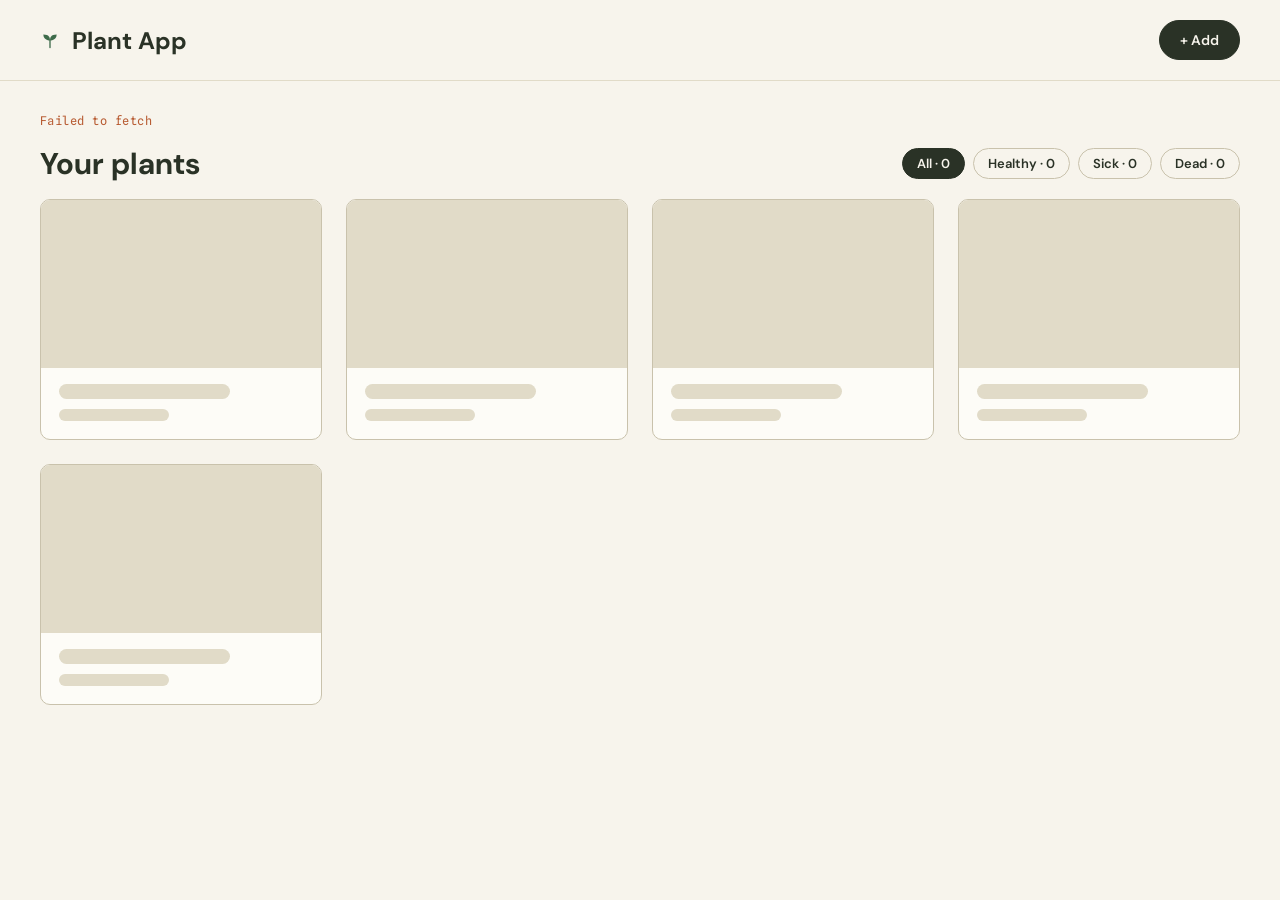
<file: frontend/index.html>
<!DOCTYPE HTML>
<html lang="en" dir="ltr">
  <head>
    <meta charset="utf-8">
    <meta name="viewport" content="width=device-width, initial-scale=1">
    <title>Plant App</title>
    <link type="text/css" rel="stylesheet" href="./style/style.css">
  </head>
  <body>
    <header>
      <div class="header-inner">
        <h1>Plant App</h1>
        <a class="btn btn-dark" href="pages/add-plant.html">+ Add</a>
      </div>
    </header>

    <main>
      <p data-status-message aria-live="polite"></p>
      <div class="plant-list-header">
        <h2>Your plants</h2>
        <div class="status-filters" data-status-filters>
          <button type="button" class="status-filter active" data-filter="all">All · <span data-count>0</span></button>
          <button type="button" class="status-filter" data-filter="healthy">Healthy · <span data-count>0</span></button>
          <button type="button" class="status-filter" data-filter="sick">Sick · <span data-count>0</span></button>
          <button type="button" class="status-filter" data-filter="dead">Dead · <span data-count>0</span></button>
        </div>
      </div>
      <div class="plant-grid" data-plant-list></div>
    </main>

    <script type="module" src="./javascript/pages/plant-list/page.js"></script>
  </body>
</html>
</file>
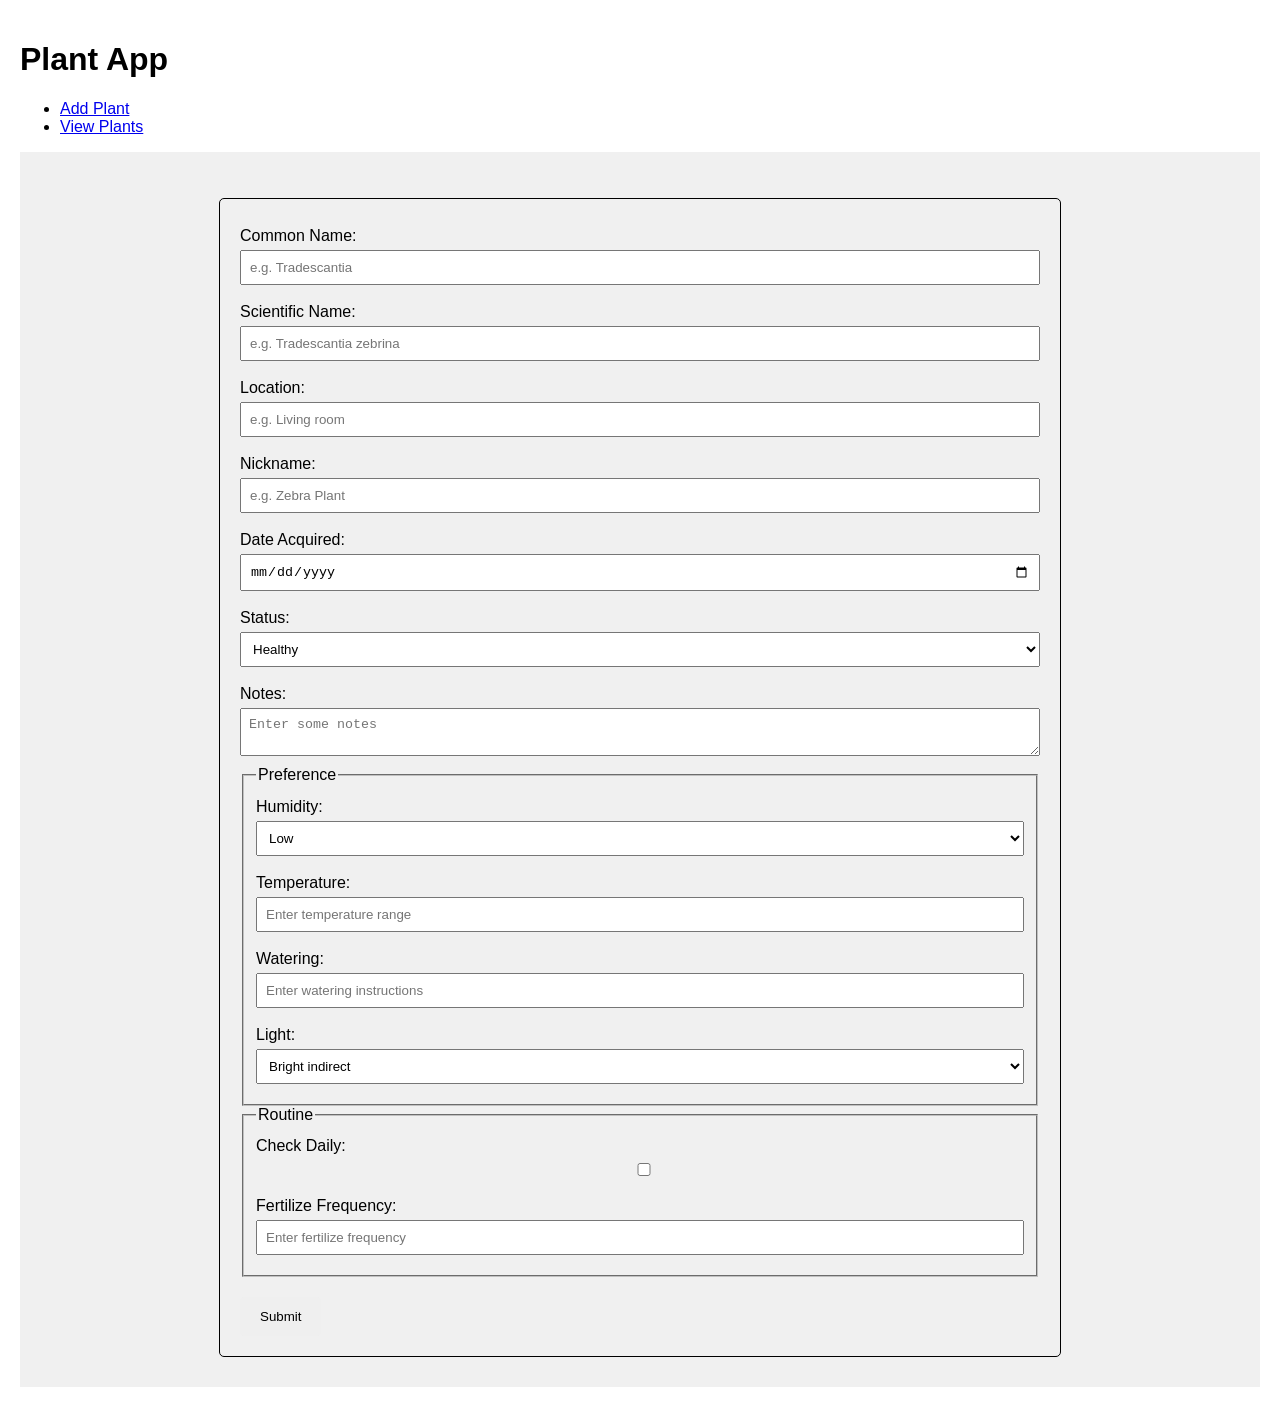
<file: src/index.html>
<!DOCTYPE HTML>
<html lang="en" dir="ltr">
  <head>
    <meta charset="utf-8">
    <title>Plant App</title>
    <link type="text/css" rel="stylesheet" href="./style/style.css">
  </head>

  <body>
    <header>
        <h1>Plant App</h1>
        <nav>
          <ul>
            <li><a href="index.html">Add Plant</a></li>
            <li><a href="plants.html">View Plants</a></li>
          </ul>
        </nav>
    </header>

    <main class="plant-section">
      <section class="plant-form">
        <p data-status-message aria-live="polite"></p>

        <form class="data-plant-form" data-plant-form>
          <div class="form-input">
            <label for="common_name">Common Name:</label>
            <input type="text" id="common_name" name="common_name" placeholder="e.g. Tradescantia">
          </div>

          <div class="form-input">
            <label for="scientific_name">Scientific Name:</label>
            <input type="text" id="scientific_name" name="scientific_name" placeholder="e.g. Tradescantia zebrina">
          </div>

          <div class="form-input">
            <label for="location">Location:</label>
            <input type="text" id="location" name="location" placeholder="e.g. Living room">
          </div>

          <div class="form-input">
            <label for="nick_name">Nickname:</label>
            <input type="text" id="nick_name" name="nick_name" placeholder="e.g. Zebra Plant">
          </div>

          <div class="form-input">
            <label for="date_acquired">Date Acquired:</label>
            <input type="date" id="date_acquired" name="date_acquired">
          </div>

          <div class="form-input">
            <label for="status">Status:</label>
            <select id="status" name="status">
              <option value="healthy">Healthy</option>
              <option value="sick">Sick</option>
              <option value="dead">Dead</option>
            </select>
          </div>

          <div class="form-input">
            <label for="notes">Notes:</label>
            <textarea id="notes" name="notes" placeholder="Enter some notes"></textarea>
          </div>

          <fieldset>
            <legend>Preference</legend>
            <div class="form-input">
              <label for="humidity">Humidity:</label>
              <select id="humidity" name="humidity">
                <option value="low">Low</option>
                <option value="medium">Medium</option>
                <option value="high">High</option>
              </select>
            </div>

            <div class="form-input">
              <label for="temperature">Temperature:</label>
              <input type="text" id="temperature" name="temperature" placeholder="Enter temperature range">
            </div>

            <div class="form-input">
              <label for="watering">Watering:</label>
              <input type="text" id="watering" name="watering" placeholder="Enter watering instructions">
            </div>

            <div class="form-input">
              <label for="light">Light:</label>
              <select id="light" name="light">
                <option value="brightIndirect">Bright indirect</option>
                <option value="direct">Direct</option>
                <option value="lowLight">Low light</option>
              </select>
            </div>
          </fieldset>

          <fieldset>
            <legend>Routine</legend>
            <div class="form-input">
              <label for="checkDaily">Check Daily:</label>
              <input type="checkbox" id="checkDaily" name="checkDaily">
            </div>
            <div class="form-input">
              <label for="fertilizeFrequency">Fertilize Frequency:</label>
              <input type="text" id="fertilizeFrequency" name="fertilizeFrequency" placeholder="Enter fertilize frequency">
            </div>
          </fieldset>
          <button type="submit">Submit</button>
        </form>

      </section>

    </main> 

    <script type="module" src="./javascript/index.js"></script>
  </body>

</html>
</file>
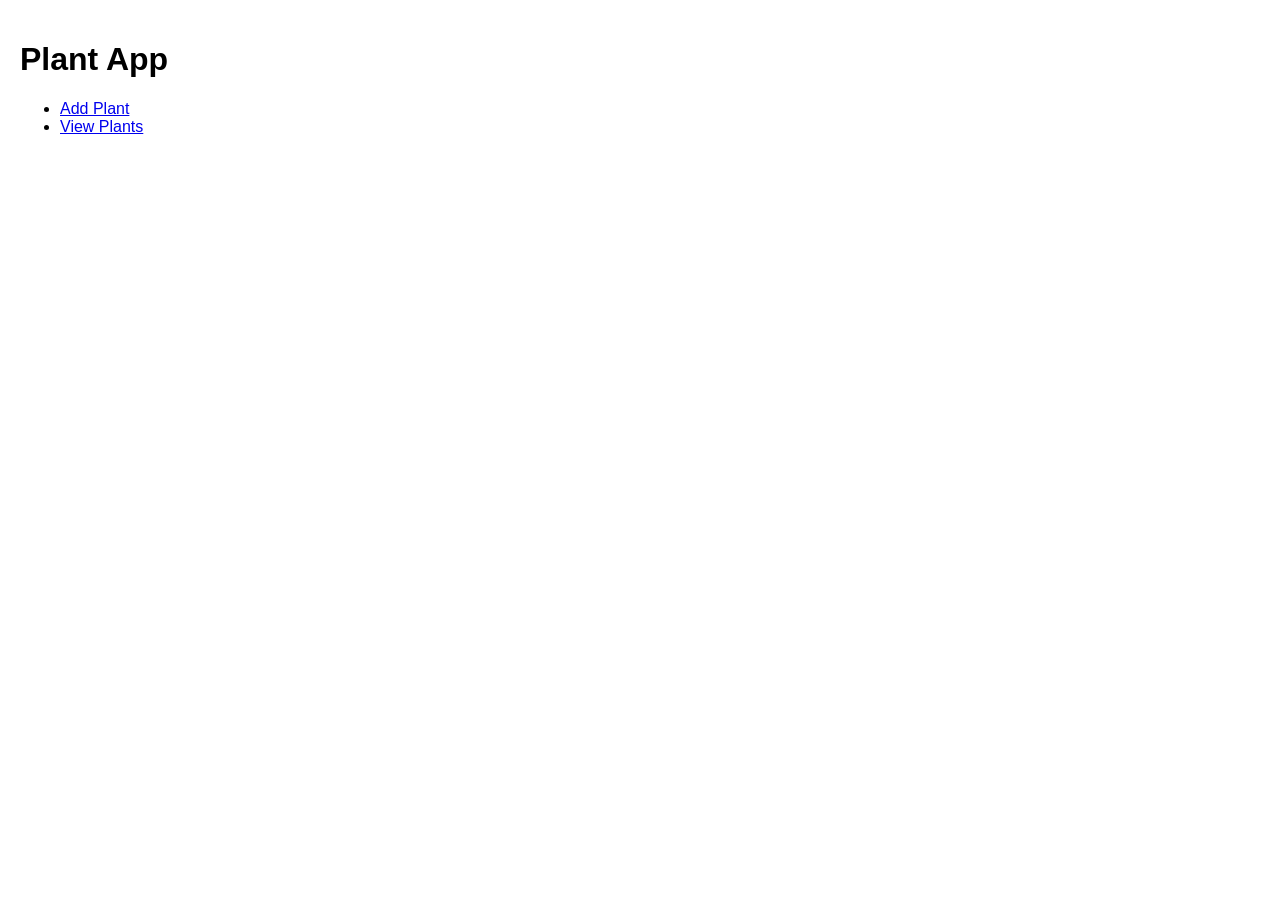
<file: src/plant.html>
<!DOCTYPE HTML>
<html lang="en" dir="ltr">
  <head>
    <meta charset="utf-8">
    <title>Plant App</title>
    <link type="text/css" rel="stylesheet" href="./style/style.css">
  </head>
  <body>
    <header>
      <h1>Plant App</h1>
      <nav>
        <ul>
          <li><a href="index.html">Add Plant</a></li>
          <li><a href="plants.html">View Plants</a></li>
        </ul>
      </nav>
    </header>

    <main>
      <section class="data-plant-details">

      </section>
    </main>
    <script type="module" src="./javascript/plant.js"></script>
  </body>
</html>
</file>
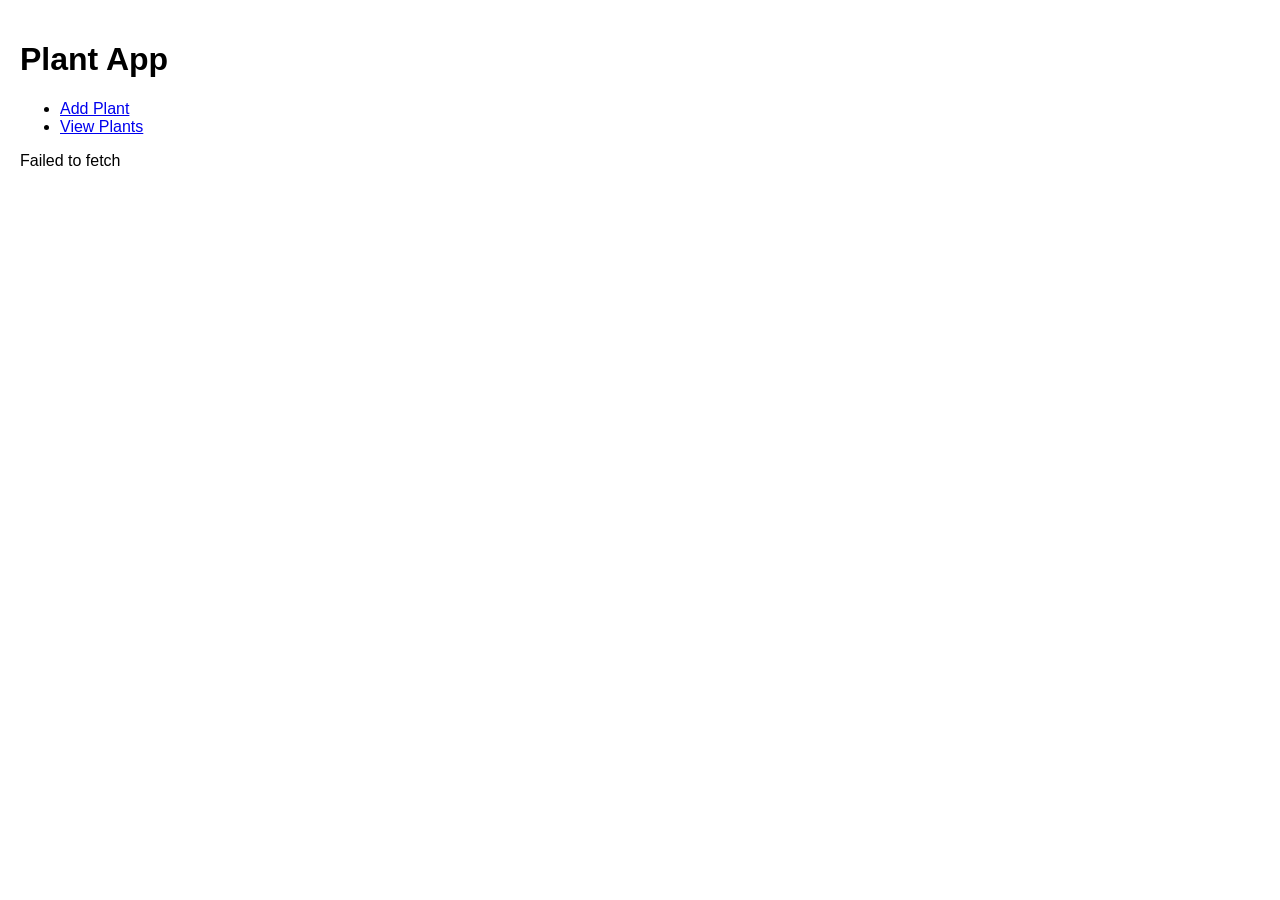
<file: src/plants.html>
<!DOCTYPE HTML>
<html lang="en" dir="ltr">
  <head>
    <meta charset="utf-8">
    <title>Plant App</title>
    <link type="text/css" rel="stylesheet" href="./style/style.css">
  </head>
  <body>
    <header>
      <h1>Plant App</h1>
      <nav>
        <ul>
          <li><a href="index.html">Add Plant</a></li>
          <li><a href="plants.html">View Plants</a></li>
        </ul>
      </nav>
    </header>

    <main>
      <section class="plant-list">
        <p data-status-message aria-live="polite"></p>
        <div data-plant-list></div>
      </section>
    </main>

    <script type="module" src="./javascript/plants.js"></script>
  </body>
</html>
</file>
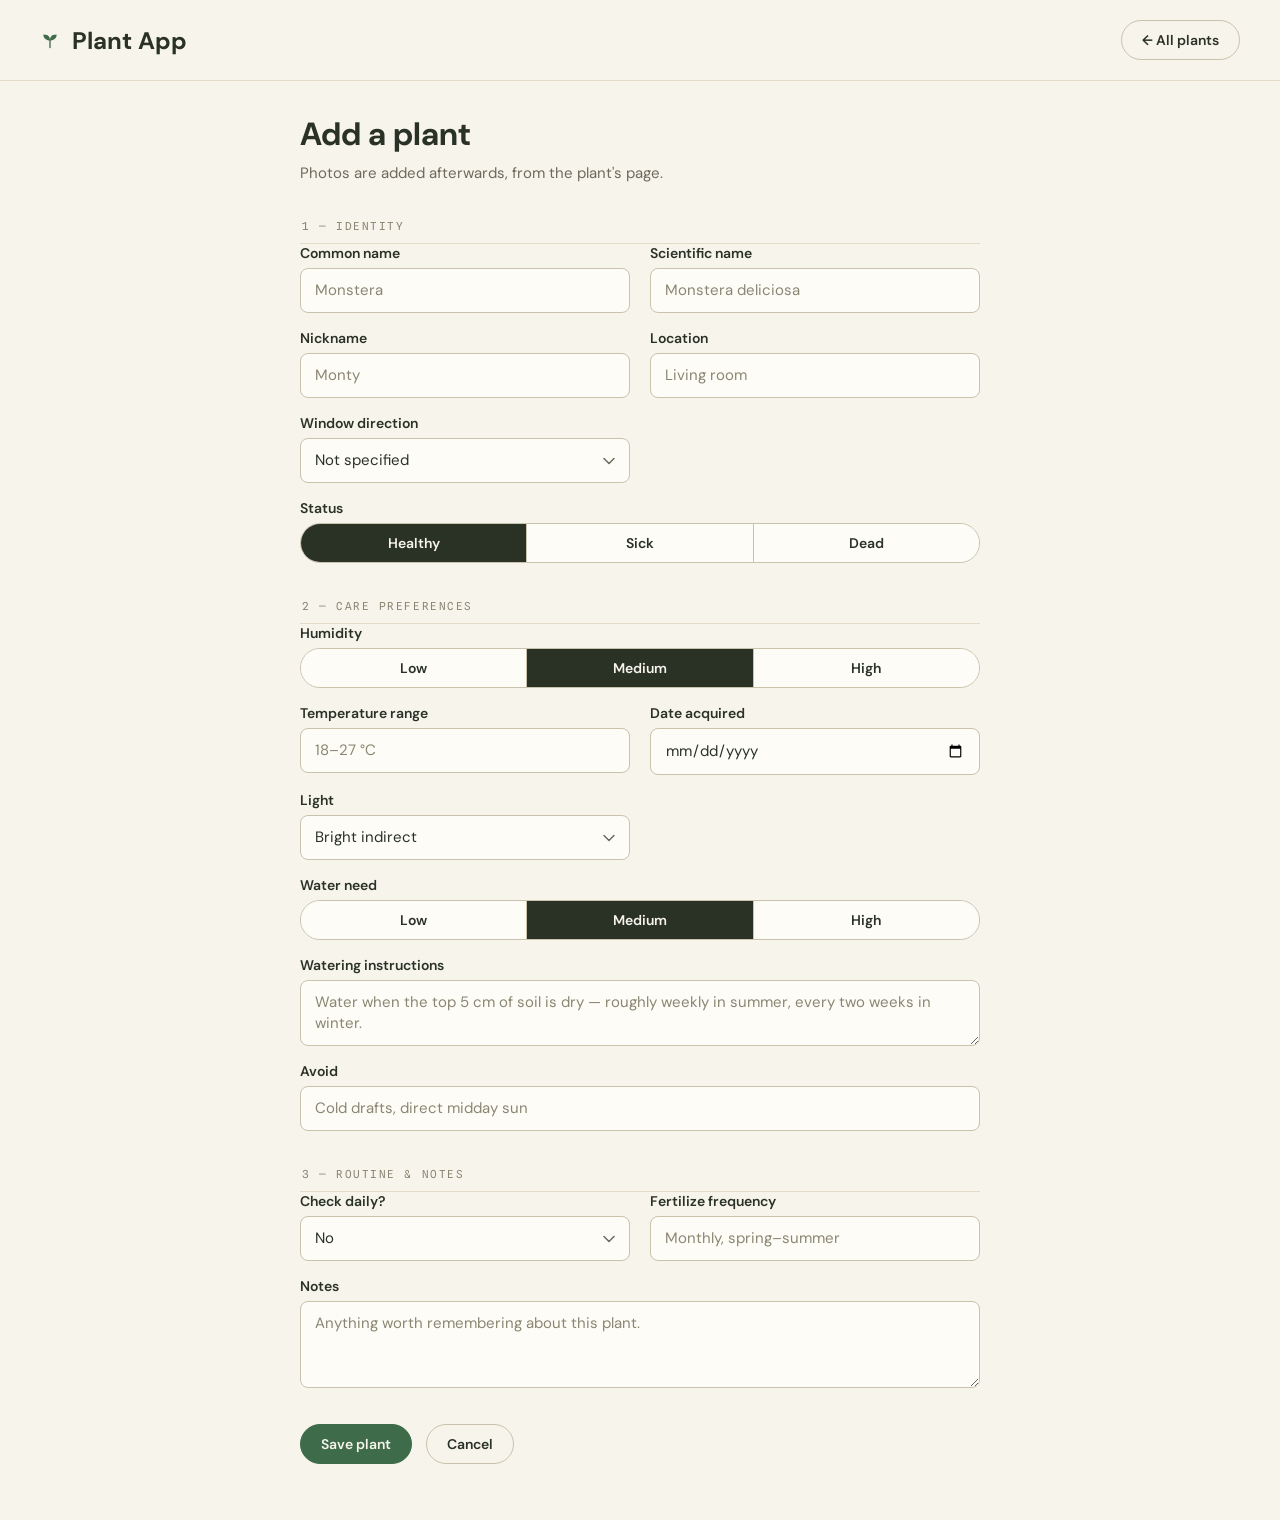
<file: frontend/pages/add-plant.html>
<!DOCTYPE HTML>
<html lang="en" dir="ltr">
  <head>
    <meta charset="utf-8">
    <meta name="viewport" content="width=device-width, initial-scale=1">
    <title>Plant App</title>
    <link type="text/css" rel="stylesheet" href="../style/style.css">
  </head>

  <body>
    <header>
      <div class="header-inner">
        <h1>Plant App</h1>
        <a class="btn" href="../index.html">← All plants</a>
      </div>
    </header>
    <main class="plant-form-page">
        <form data-plant-form>
          <div class="form-intro">
            <h2 data-form-title>Add a plant</h2>
            <p>Photos are added afterwards, from the plant's page.</p>
          </div>

          <p data-status-message aria-live="polite"></p>

          <fieldset>
            <legend>1 — Identity</legend>
            <div class="form-grid">
              <div class="form-input mobile-span-2">
                <label for="common_name">Common name</label>
                <input type="text" id="common_name" name="common_name" placeholder="Monstera">
              </div>

              <div class="form-input mobile-span-2">
                <label for="scientific_name">Scientific name</label>
                <input type="text" id="scientific_name" name="scientific_name" placeholder="Monstera deliciosa">
              </div>

              <div class="form-input">
                <label for="nick_name">Nickname</label>
                <input type="text" id="nick_name" name="nick_name" placeholder="Monty">
              </div>

              <div class="form-input">
                <label for="location">Location</label>
                <input type="text" id="location" name="location" placeholder="Living room">
              </div>

              <div class="form-input">
                <label for="window_direction">Window direction</label>
                <select id="window_direction" name="window_direction">
                  <option value="">Not specified</option>
                  <option value="north">North-facing</option>
                  <option value="east">East-facing</option>
                  <option value="south">South-facing</option>
                  <option value="west">West-facing</option>
                </select>
              </div>

              <div class="form-input span-2">
                <span class="form-input-label">Status</span>
                <div class="pill-group" data-pill-group="status">
                  <label class="pill-option">
                    <input type="radio" name="status" value="healthy" checked>
                    <span>Healthy</span>
                  </label>
                  <label class="pill-option">
                    <input type="radio" name="status" value="sick">
                    <span>Sick</span>
                  </label>
                  <label class="pill-option">
                    <input type="radio" name="status" value="dead">
                    <span>Dead</span>
                  </label>
                </div>
              </div>
            </div>
          </fieldset>

          <fieldset>
            <legend>2 — Care preferences</legend>
            <div class="form-grid">
              <div class="form-input span-2">
                <span class="form-input-label">Humidity</span>
                <div class="pill-group" data-pill-group="humidity">
                  <label class="pill-option">
                    <input type="radio" name="humidity" value="low">
                    <span>Low</span>
                  </label>
                  <label class="pill-option">
                    <input type="radio" name="humidity" value="medium" checked>
                    <span>Medium</span>
                  </label>
                  <label class="pill-option">
                    <input type="radio" name="humidity" value="high">
                    <span>High</span>
                  </label>
                </div>
              </div>

              <div class="form-input">
                <label for="temperature">Temperature range</label>
                <input type="text" id="temperature" name="temperature" placeholder="18–27 °C">
              </div>

              <div class="form-input">
                <label for="date_acquired">Date acquired</label>
                <input type="date" id="date_acquired" name="date_acquired">
              </div>

              <div class="form-input">
                <label for="light">Light</label>
                <select id="light" name="light">
                  <option value="brightIndirect">Bright indirect</option>
                  <option value="direct">Direct</option>
                  <option value="lowLight">Low light</option>
                </select>
              </div>

              <div class="form-input span-2">
                <span class="form-input-label">Water need</span>
                <div class="pill-group" data-pill-group="water_need">
                  <label class="pill-option">
                    <input type="radio" name="water_need" value="low">
                    <span>Low</span>
                  </label>
                  <label class="pill-option">
                    <input type="radio" name="water_need" value="medium" checked>
                    <span>Medium</span>
                  </label>
                  <label class="pill-option">
                    <input type="radio" name="water_need" value="high">
                    <span>High</span>
                  </label>
                </div>
              </div>

              <div class="form-input span-2">
                <label for="watering">Watering instructions</label>
                <textarea id="watering" name="watering" rows="2" placeholder="Water when the top 5 cm of soil is dry — roughly weekly in summer, every two weeks in winter."></textarea>
              </div>

              <div class="form-input span-2">
                <label for="avoid">Avoid</label>
                <input type="text" id="avoid" name="avoid" placeholder="Cold drafts, direct midday sun">
              </div>
            </div>
          </fieldset>

          <fieldset>
            <legend>3 — Routine &amp; notes</legend>
            <div class="form-grid">
              <div class="form-input">
                <label for="checkDaily">Check daily?</label>
                <select id="checkDaily" name="checkDaily">
                  <option value="">No</option>
                  <option value="on">Yes</option>
                </select>
              </div>

              <div class="form-input">
                <label for="fertilizeFrequency">Fertilize frequency</label>
                <input type="text" id="fertilizeFrequency" name="fertilizeFrequency" placeholder="Monthly, spring–summer">
              </div>

              <div class="form-input span-2">
                <label for="notes">Notes</label>
                <textarea id="notes" name="notes" rows="3" placeholder="Anything worth remembering about this plant."></textarea>
              </div>
            </div>
          </fieldset>

          <div class="form-actions">
            <button type="submit" class="btn-primary" data-submit-button>Save plant</button>
            <a class="btn" href="../index.html">Cancel</a>
          </div>
        </form>
      </main>

    <script type="module" src="../javascript/pages/add-plant/page.js"></script>
  </body>

</html>
</file>
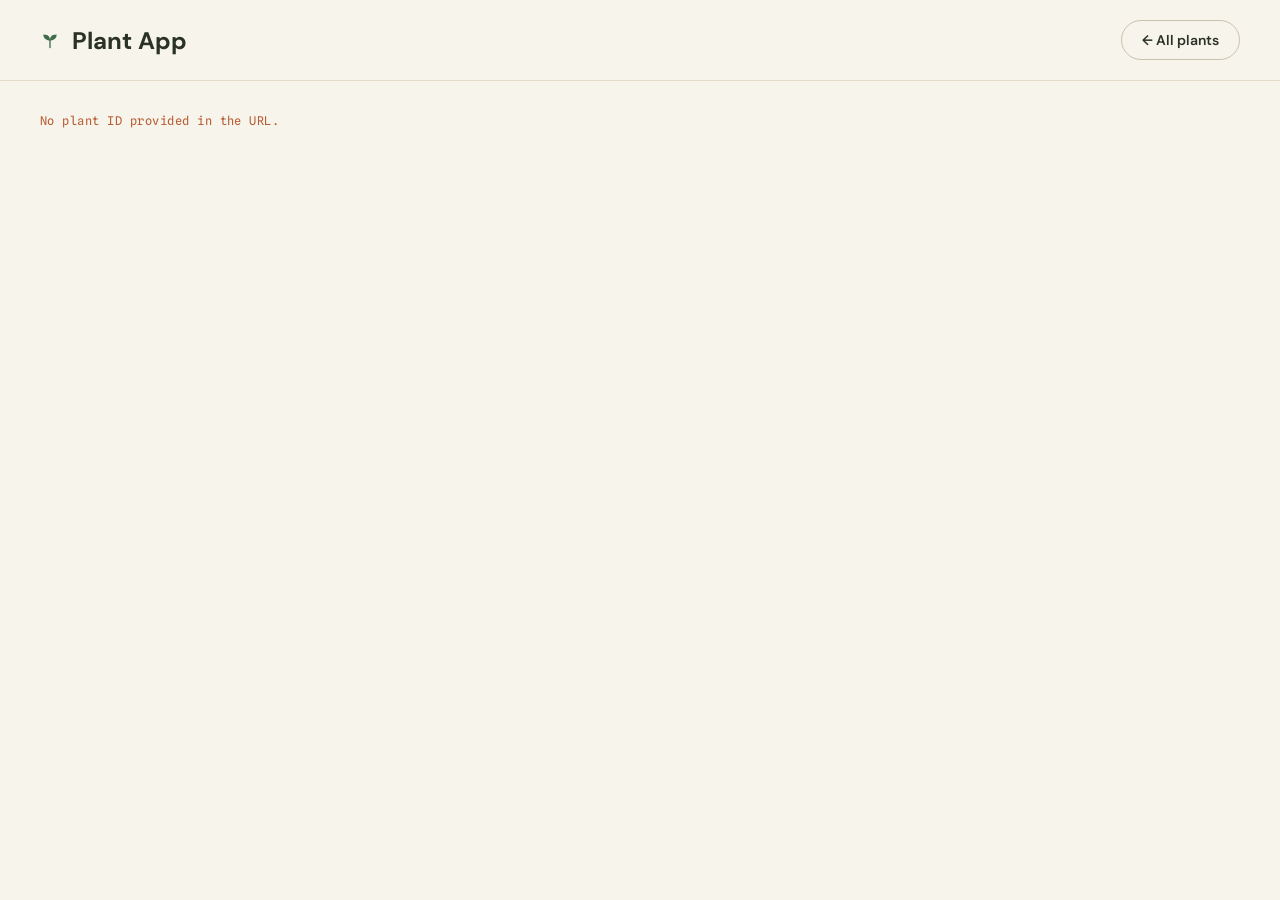
<file: frontend/pages/plant.html>
<!DOCTYPE HTML>
<html lang="en" dir="ltr">
  <head>
    <meta charset="utf-8">
    <meta name="viewport" content="width=device-width, initial-scale=1">
    <title>Plant App</title>
    <link type="text/css" rel="stylesheet" href="../style/style.css">
  </head>
  <body>
    <header>
      <div class="header-inner">
        <h1 class="app-title">Plant App</h1>
        <a class="btn plant-detail-back" href="../index.html">← All plants</a>
        <a class="plant-detail-title-link" href="../index.html">
          <span data-plant-title></span>
        </a>
      </div>
    </header>

    <main>
      <p data-status-message aria-live="polite"></p>
      <section class="data-plant-details">
      </section>
    </main>
    <script type="module" src="../javascript/pages/plant-detail/page.js"></script>
  </body>
</html>
</file>
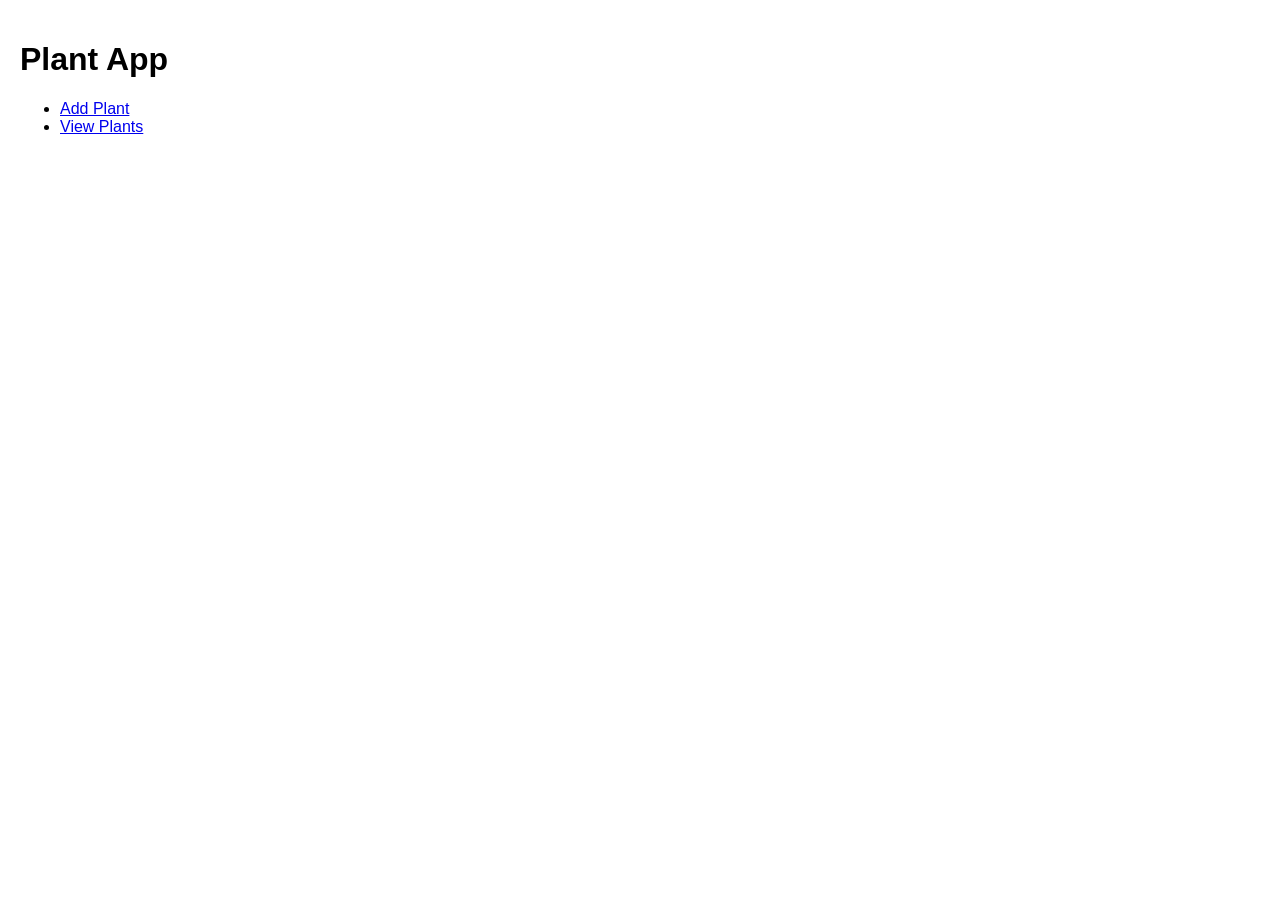
<file: src/pages/plant.html>
<!DOCTYPE HTML>
<html lang="en" dir="ltr">
  <head>
    <meta charset="utf-8">
    <title>Plant App</title>
    <link type="text/css" rel="stylesheet" href="../style/style.css">
  </head>
  <body>
    <header>
      <h1>Plant App</h1>
      <nav>
        <ul>
          <li><a href="../../index.html">Add Plant</a></li>
          <li><a href="plants.html">View Plants</a></li>
        </ul>
      </nav>
    </header>

    <main>
      <section class="data-plant-details">

      </section>
    </main>
    <script type="module" src="../javascript/index.js"></script>
  </body>
</html>
</file>
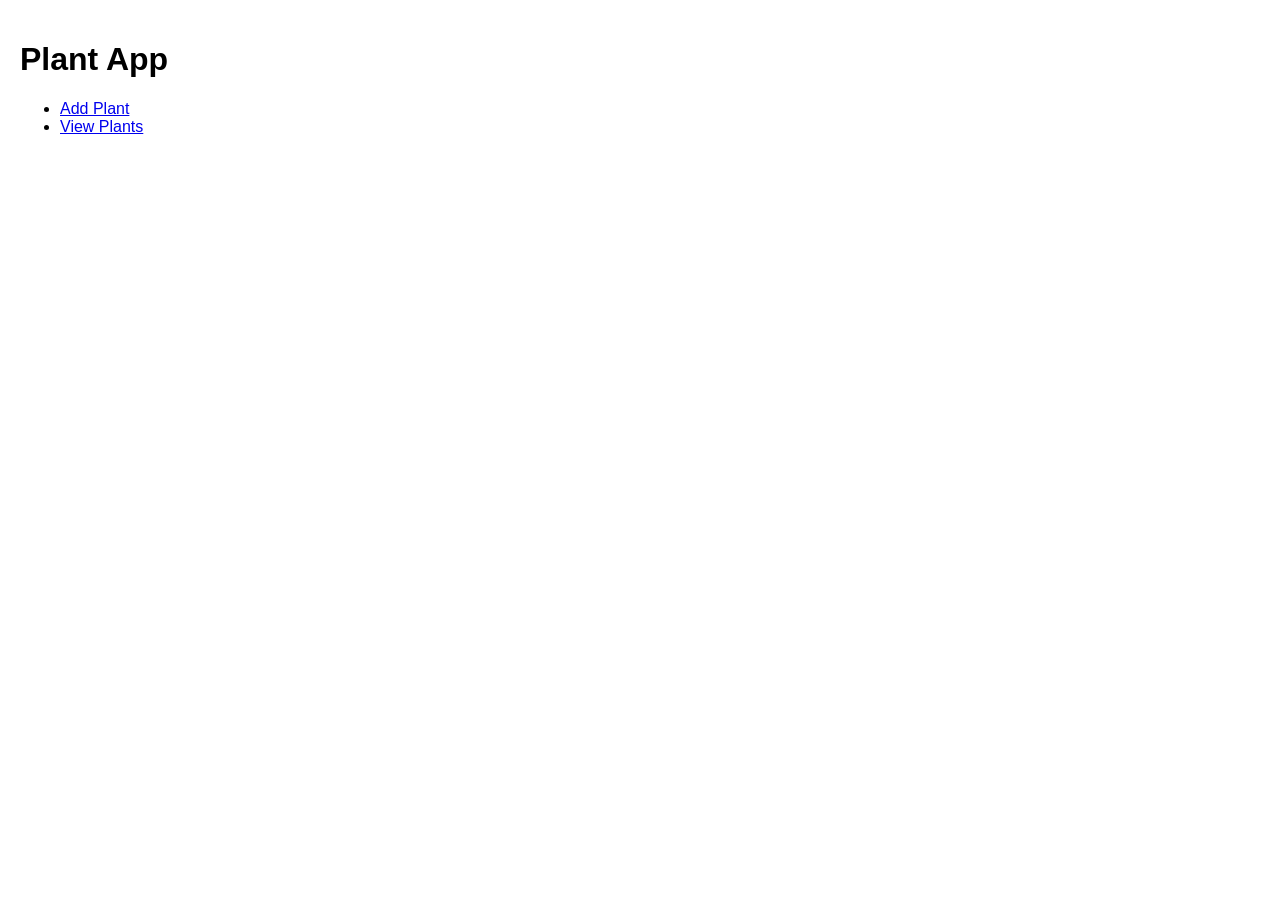
<file: src/pages/plants.html>
<!DOCTYPE HTML>
<html lang="en" dir="ltr">
  <head>
    <meta charset="utf-8">
    <title>Plant App</title>
    <link type="text/css" rel="stylesheet" href="../style/style.css">
  </head>
  <body>
    <header>
      <h1>Plant App</h1>
      <nav>
        <ul>
          <li><a href="index.html">Add Plant</a></li>
          <li><a href="plants.html">View Plants</a></li>
        </ul>
      </nav>
    </header>

    <main>
      <section class="plant-list">
        <p data-status-message aria-live="polite"></p>
        <div data-plant-list></div>
      </section>
    </main>

    <script type="module" src="../javascript/index.js"></script>
  </body>
</html>
</file>
<file: frontend/style/style.css>
@import url('https://fonts.googleapis.com/css2?family=DM+Sans:ital,wght@0,400;0,500;0,600;0,700;1,400;1,500&family=Spline+Sans+Mono:wght@400;500;600&display=swap');

:root {
  --paper: #F7F4EC;
  --paper-bg: #E7E2D2;
  --paper-field: #FDFCF7;
  --ink: #2A3226;
  --ink-soft: #6E6A5B;
  --ink-faint: #8B8672;
  --hairline: #E1DBC8;
  --border: #C9C2AC;
  --fern: #3E6B4A;
  --fern-dark: #33503E;
  --amber: #C08A2D;
  --terracotta: #B85C33;
  --healthy-bg: #E3EDE0;
  --healthy-fg: #3D6647;
  --healthy-dot: #4A7A54;
  --sick-bg: #F4EAD3;
  --sick-fg: #8A6420;
  --sick-dot: #C08A2D;
  --dead-bg: #EAE5DC;
  --dead-fg: #7A7264;
  --dead-dot: #9A8F80;
  --error-bg: #F7E8E1;
  --error-border: #D9A28A;
  --error-fg: #8C4A2B;
  --font-serif: 'DM Sans', sans-serif;
  --font-body: 'DM Sans', sans-serif;
  --font-mono: 'Spline Sans Mono', monospace;
}

* {
  box-sizing: border-box;
}

html {
  font-family: var(--font-body);
}

body {
  margin: 0;
  padding: 0;
  background: var(--paper);
  color: var(--ink);
}

a {
  color: var(--fern);
  text-decoration: none;
}

a:hover {
  color: var(--fern-dark);
  text-decoration: underline;
}

input::placeholder,
textarea::placeholder {
  color: var(--ink-faint);
}

main {
  max-width: 1600px;
  margin: 0 auto;
  padding: 0 40px;
}

header {
  background: var(--paper);
  border-bottom: 1px solid var(--hairline);
  margin-bottom: 32px;
}

.header-inner {
  max-width: 1600px;
  margin: 0 auto;
  display: flex;
  align-items: center;
  justify-content: space-between;
  gap: 16px;
  padding: 20px 40px;
}

header h1 {
  font-family: var(--font-serif);
  font-weight: 700;
  font-size: 24px;
  margin: 0;
  color: var(--ink);
  display: flex;
  align-items: center;
  gap: 12px;
  min-width: 0;
  flex-shrink: 1;
  white-space: nowrap;
  overflow: hidden;
  text-overflow: ellipsis;
}

.header-inner > .btn {
  flex-shrink: 0;
}

.plant-detail-title-link {
  display: none;
}

header h1::before {
  content: '';
  display: inline-block;
  width: 20px;
  height: 20px;
  flex-shrink: 0;
  background-image: url("data:image/svg+xml,%3Csvg xmlns='http://www.w3.org/2000/svg' viewBox='0 0 24 24' fill='none'%3E%3Cpath d='M12 21V13' stroke='%233E6B4A' stroke-width='1.6' stroke-linecap='round'/%3E%3Cpath d='M12 13C12 13 4 12.5 4 5.5C11 5.5 12 9 12 13Z' fill='%233E6B4A'/%3E%3Cpath d='M12 13C12 13 20 12.5 20 5.5C13 5.5 12 9 12 13Z' fill='%233E6B4A'/%3E%3C/svg%3E");
  background-repeat: no-repeat;
  background-position: center;
  background-size: contain;
}

/* ---------- status line ---------- */

[data-status-message] {
  font-family: var(--font-mono);
  font-size: 12px;
  letter-spacing: 0.04em;
  color: var(--ink-faint);
  margin: 0 0 16px;
}

[data-status-message]:empty {
  display: none;
}

.status--success {
  color: var(--fern-dark);
}

.status--error {
  color: var(--terracotta);
}

/* ---------- buttons ---------- */

.btn,
button {
  font-family: var(--font-body);
  font-weight: 600;
  font-size: 14px;
  border-radius: 999px;
  border: 1px solid var(--border);
  background: transparent;
  color: var(--ink);
  padding: 10px 20px;
  cursor: pointer;
  display: inline-block;
  transition: box-shadow 0.15s ease, border-color 0.15s ease, background 0.15s ease;
}

.btn:hover,
button:hover {
  border-color: var(--ink);
  text-decoration: none;
}

.btn-primary,
button[type='submit'] {
  background: var(--fern);
  border-color: var(--fern);
  color: var(--paper);
}

.btn-primary:hover,
button[type='submit']:hover {
  background: var(--fern-dark);
  border-color: var(--fern-dark);
}

.btn-dark {
  background: var(--ink);
  border-color: var(--ink);
  color: var(--paper);
}

.btn-dark:hover {
  background: var(--ink);
  border-color: var(--ink);
  opacity: 0.9;
}

button:disabled {
  background: var(--border);
  border-color: var(--border);
  color: var(--paper);
  cursor: default;
}

.btn-delete {
  border-color: var(--error-border);
  color: var(--terracotta);
}

.btn-delete:hover {
  background: var(--error-bg);
  border-color: var(--error-border);
}

/* ---------- plant list ---------- */

.plant-list-header {
  display: flex;
  align-items: center;
  justify-content: space-between;
  gap: 16px;
  flex-wrap: wrap;
  margin-bottom: 16px;
}

.plant-list-header h2 {
  font-family: var(--font-serif);
  font-weight: 700;
  font-size: 30px;
  margin: 0;
}

.status-filters {
  display: flex;
  gap: 8px;
  flex-wrap: wrap;
}

.status-filter {
  font-family: var(--font-body);
  font-size: 13px;
  font-weight: 600;
  padding: 6px 14px;
  border-radius: 999px;
  border: 1px solid var(--border);
  background: transparent;
  color: var(--ink);
  cursor: pointer;
}

.status-filter:hover {
  border-color: var(--ink);
}

.status-filter.active {
  background: var(--ink);
  border-color: var(--ink);
  color: var(--paper);
}

.plant-grid {
  display: grid;
  grid-template-columns: repeat(auto-fill, minmax(280px, 1fr));
  gap: 24px;
  padding: 0 0 48px;
}

.plant-card {
  background: var(--paper-field);
  border: 1px solid var(--border);
  border-radius: 10px;
  overflow: hidden;
  cursor: pointer;
  transition: box-shadow 0.15s ease, transform 0.15s ease;
  display: block;
  text-decoration: none;
  color: inherit;
}

.plant-card:hover {
  box-shadow: 0 10px 26px rgba(42, 50, 38, 0.12);
  transform: translateY(-2px);
  text-decoration: none;
}

.plant-image-wrap {
  height: 168px;
  background: #EAF0E5;
  display: flex;
  flex-direction: column;
  align-items: center;
  justify-content: center;
  gap: 4px;
  overflow: hidden;
}

.plant-image-wrap img {
  width: 100%;
  height: 100%;
  object-fit: cover;
}

.plant-image-initial {
  font-family: var(--font-serif);
  font-size: 52px;
  color: #9DB598;
}

.plant-image-note {
  font-family: var(--font-mono);
  font-size: 11px;
  color: #7E9179;
}

.plant-card-body {
  padding: 16px 18px 18px;
  display: flex;
  flex-direction: column;
  gap: 6px;
}

.plant-card-title-row {
  display: flex;
  align-items: baseline;
  justify-content: space-between;
  gap: 8px;
}

.plant-card-title-row h2 {
  font-family: var(--font-serif);
  font-weight: 700;
  font-size: 19px;
  margin: 0;
}

.plant-nick {
  font-weight: 400;
  color: var(--ink-faint);
}

.plant-sci {
  font-size: 13px;
  font-style: italic;
  color: var(--ink-faint);
}

.status-chip {
  font-size: 12px;
  font-weight: 600;
  padding: 3px 10px;
  border-radius: 999px;
  display: inline-flex;
  align-items: center;
  gap: 6px;
  white-space: nowrap;
}

/* ---------- skeleton ---------- */

.skel-block,
.skel-line,
.skel-circle {
  background: var(--hairline);
  overflow: hidden;
  position: relative;
}

.skel-block {
  border-radius: 8px;
}

.skel-line {
  height: 10px;
  border-radius: 999px;
}

.skel-circle {
  border-radius: 999px;
  flex-shrink: 0;
}

.skel-block::after,
.skel-line::after,
.skel-circle::after {
  content: '';
  position: absolute;
  inset: 0;
  transform: translateX(-100%);
  background: linear-gradient(90deg, transparent, rgba(255, 255, 255, 0.55), transparent);
  animation: skeleton-shimmer 1.4s ease-in-out infinite;
}

@keyframes skeleton-shimmer {
  100% { transform: translateX(100%); }
}

/* plant list skeleton (desktop: vertical card matching .plant-card) */

.plant-card--skeleton {
  display: flex;
  flex-direction: column;
  gap: 0;
  padding: 0;
  background: var(--paper-field);
  border: 1px solid var(--border);
  border-radius: 10px;
  cursor: default;
}

.plant-card--skeleton:hover {
  box-shadow: none;
  transform: none;
}

.plant-card--skeleton .skeleton-thumb {
  width: 100%;
  height: 168px;
  border-radius: 0;
}

.plant-card--skeleton .skeleton-lines {
  display: flex;
  flex-direction: column;
  gap: 10px;
  padding: 16px 18px 18px;
}

.plant-card--skeleton .skeleton-line--wide {
  width: 70%;
  height: 15px;
}

.plant-card--skeleton .skeleton-line--narrow {
  width: 45%;
  height: 12px;
}

/* plant detail skeleton */

.plant-detail-skeleton {
  display: grid;
  grid-template-columns: minmax(280px, 380px) 1fr;
  gap: 28px;
}

.plant-detail-skeleton .skel-photo {
  width: 100%;
  height: 320px;
  border-radius: 12px;
}

.plant-detail-skeleton .skel-action-row {
  display: flex;
  gap: 28px;
  margin: 18px 0;
  justify-content: center;
}

.plant-detail-skeleton .skel-action-circle {
  width: 48px;
  height: 48px;
}

.plant-detail-skeleton .skel-card {
  border: 1px dashed var(--border);
  border-radius: 10px;
  padding: 18px;
  display: flex;
  flex-direction: column;
  gap: 12px;
}

.plant-detail-skeleton .skel-card + .skel-card {
  margin-top: 20px;
}

.plant-detail-skeleton .skel-title-row {
  display: flex;
  justify-content: space-between;
  align-items: center;
  gap: 12px;
  margin-bottom: 8px;
}

.plant-detail-skeleton .skel-pill {
  height: 22px;
  width: 70px;
  border-radius: 999px;
}

@media (max-width: 760px) {
  .plant-detail-skeleton {
    grid-template-columns: 1fr;
  }
}

/* plant form skeleton */

.plant-form-skeleton {
  width: 100%;
  max-width: 680px;
  display: flex;
  flex-direction: column;
  gap: 22px;
}

.plant-form-skeleton .skel-section-label {
  height: 11px;
  width: 120px;
  border-radius: 999px;
  margin-bottom: 6px;
}

.plant-form-skeleton .skel-grid {
  display: grid;
  grid-template-columns: 1fr 1fr;
  gap: 16px 20px;
}

.plant-form-skeleton .skel-field {
  display: flex;
  flex-direction: column;
  gap: 6px;
}

.plant-form-skeleton .skel-field-label {
  height: 10px;
  width: 40%;
  border-radius: 999px;
}

.plant-form-skeleton .skel-field-input {
  height: 42px;
  border-radius: 8px;
}

.plant-form-skeleton .skel-field--span-2 {
  grid-column: span 2;
}

.plant-form-skeleton .skel-field--textarea .skel-field-input {
  height: 64px;
}

.plant-form-skeleton .skel-actions {
  display: flex;
  gap: 12px;
  margin-top: 4px;
}

.plant-form-skeleton .skel-button {
  height: 40px;
  width: 130px;
  border-radius: 999px;
}

.status-chip::before {
  content: '';
  width: 7px;
  height: 7px;
  border-radius: 999px;
  display: inline-block;
}

.status-chip--healthy {
  background: var(--healthy-bg);
  color: var(--healthy-fg);
}

.status-chip--healthy::before {
  background: var(--healthy-dot);
}

.status-chip--sick {
  background: var(--sick-bg);
  color: var(--sick-fg);
}

.status-chip--sick::before {
  background: var(--sick-dot);
}

.status-chip--dead {
  background: var(--dead-bg);
  color: var(--dead-fg);
}

.status-chip--dead::before {
  background: var(--dead-dot);
}

.empty-state {
  border: 1.5px dashed var(--border);
  border-radius: 10px;
  min-height: 160px;
  display: flex;
  flex-direction: column;
  align-items: center;
  justify-content: center;
  gap: 8px;
  color: var(--ink-faint);
  font-size: 14px;
  padding: 32px;
  grid-column: 1 / -1;
}

/* ---------- plant detail ---------- */

.plant-detail {
  display: grid;
  grid-template-columns: minmax(340px, 0.85fr) 1.15fr;
  grid-template-rows: auto auto;
  align-items: start;
  gap: 28px 44px;
  padding-bottom: 56px;
}

.plant-detail-reference {
  grid-column: 1 / -1;
  display: grid;
  grid-template-columns: minmax(420px, 1.6fr) 1fr;
  gap: 44px;
  align-items: start;
}

.plant-detail-reference-side {
  display: flex;
  flex-direction: column;
  gap: 16px;
  min-width: 0;
}

.care-profile {
  min-width: 0;
  display: flex;
  flex-direction: column;
  gap: 16px;
  padding-right: 24px;
}

.care-profile-table {
  display: flex;
  flex-direction: column;
}

.care-profile-table .detail-field {
  flex-direction: row;
  align-items: baseline;
  justify-content: space-between;
  gap: 16px;
  padding: 12px 0;
  border-bottom: 1px solid var(--hairline);
}

.care-profile-table .detail-field:last-child {
  border-bottom: none;
}

.care-profile-table .detail-field .k {
  flex-shrink: 0;
}

.care-profile-table .detail-field .v {
  text-align: right;
}

.detail-section-notes {
  display: flex;
  flex-direction: column;
  gap: 10px;
  padding-top: 16px;
  border-top: 1px solid var(--hairline);
}

.plant-detail-left {
  display: flex;
  flex-direction: column;
  gap: 16px;
  min-width: 0;
}

.plant-detail-right {
  display: flex;
  flex-direction: column;
  gap: 16px;
  min-width: 0;
}

.plant-detail-media {
  display: flex;
  flex-direction: column;
  gap: 10px;
}

.plant-detail-photo {
  background: #EAF0E5;
  border-radius: 10px;
  aspect-ratio: 3 / 2;
  height: auto;
  display: flex;
  flex-direction: column;
  align-items: center;
  justify-content: center;
  gap: 6px;
  overflow: hidden;
}

.plant-detail-photo img {
  width: 100%;
  height: 100%;
  object-fit: cover;
}

.plant-detail-photo .plant-image-initial {
  font-size: 56px;
}

.icon-btn {
  display: flex;
  flex-direction: column;
  align-items: center;
  gap: 6px;
  background: none;
  border: none;
  padding: 0;
  cursor: pointer;
  font-family: var(--font-body);
  color: var(--ink);
  text-decoration: none;
}

.icon-btn:hover {
  text-decoration: none;
}

.icon-btn input[type='file'] {
  display: none;
}

/* ---------- plant detail actions ---------- */

.plant-detail-actions {
  grid-column: 1 / -1;
  display: flex;
  flex-wrap: wrap;
  gap: 12px;
  padding-top: 16px;
  border-top: 1px solid var(--hairline);
}

.plant-detail-actions .btn {
  cursor: pointer;
}

.plant-detail-actions input[type='file'] {
  display: none;
}

/* ---------- watering history ---------- */

.watering-history .section-label {
  color: rgba(247, 244, 236, 0.65);
}

.watering-history-summary {
  font-size: 14px;
  color: rgba(247, 244, 236, 0.85);
}

.watering-history-summary strong {
  font-weight: 700;
  color: var(--paper);
}

.watering-grid {
  display: flex;
  flex-direction: column;
  gap: 3px;
  width: 100%;
}

.watering-month-labels,
.watering-row {
  display: flex;
  align-items: center;
  gap: 4px;
}

.watering-month-labels {
  margin-bottom: 2px;
}

.watering-row-label {
  width: 26px;
  flex-shrink: 0;
  font-family: var(--font-mono);
  font-size: 10px;
  color: var(--ink-faint);
}

.watering-history .watering-row-label,
.watering-history .watering-month-label {
  color: rgba(247, 244, 236, 0.55);
}

.watering-row-cells,
.watering-month-labels .watering-row-cells {
  display: flex;
  flex: 1;
  gap: 3px;
}

.watering-month-label {
  flex: 1;
  max-width: 32px;
  min-width: 12px;
  font-family: var(--font-mono);
  font-size: 10px;
  color: var(--ink-faint);
  text-align: left;
  white-space: nowrap;
  overflow: visible;
  position: relative;
}

.watering-cell {
  flex: 1;
  max-width: 32px;
  min-width: 12px;
  aspect-ratio: 1 / 1;
  border-radius: 3px;
  background: var(--paper-bg);
}

.watering-cell--empty {
  background: transparent;
}

.watering-cell--watered {
  background: var(--healthy-dot);
}

.watering-history .watering-cell {
  background: rgba(247, 244, 236, 0.16);
}

.watering-history .watering-cell--empty {
  background: rgba(247, 244, 236, 0.07);
}

.watering-history .watering-cell--watered {
  background: #9FCBA0;
}

.watering-legend {
  display: flex;
  align-items: center;
  gap: 6px;
  font-size: 12px;
  color: var(--ink-faint);
}

.watering-history .watering-legend {
  color: rgba(247, 244, 236, 0.65);
}

.watering-legend-swatch {
  width: 12px;
  height: 12px;
  border-radius: 3px;
  background: var(--paper-bg);
  display: inline-block;
  margin-left: 8px;
}

.watering-history .watering-legend-swatch {
  background: rgba(247, 244, 236, 0.16);
}

.watering-legend-swatch:first-child {
  margin-left: 0;
}

.watering-history .watering-legend-swatch--watered {
  background: #9FCBA0;
}

.watering-legend-swatch--watered {
  background: var(--healthy-dot);
}

.plant-detail-heading {
  display: flex;
  flex-direction: column;
  gap: 8px;
}

.plant-detail-heading .name-sci-row {
  display: flex;
  align-items: baseline;
  flex-wrap: wrap;
  gap: 8px 14px;
}

.plant-detail-heading .plant-name {
  margin: 0;
  min-width: 0;
  max-width: 100%;
  white-space: nowrap;
  overflow: hidden;
  text-overflow: ellipsis;
  font-family: var(--font-serif);
  font-weight: 700;
  font-size: 40px;
  color: var(--ink);
}

.plant-detail-heading .nick {
  min-width: 0;
  max-width: 100%;
  white-space: nowrap;
  overflow: hidden;
  text-overflow: ellipsis;
  color: var(--ink-faint);
}

.plant-detail-heading .location-line {
  font-family: var(--font-mono);
  font-size: 11px;
  letter-spacing: 0.1em;
  text-transform: uppercase;
  color: var(--ink-faint);
}

.plant-detail-heading .plant-sci-name {
  font-style: italic;
  color: var(--ink-faint);
  font-size: 15px;
}

.plant-detail-heading .status-acquired-row {
  display: flex;
  align-items: center;
  gap: 12px;
  margin-top: 2px;
}

.plant-detail-heading .acquired-note {
  font-size: 13px;
  color: var(--ink-faint);
}

/* ---------- next up banner ---------- */

.next-up-banner {
  background: var(--fern-dark);
  border-radius: 10px;
  padding: 20px 22px;
  display: flex;
  flex-wrap: wrap;
  align-items: center;
  justify-content: space-between;
  gap: 16px 20px;
  color: var(--paper);
}

.next-up-info {
  min-width: 160px;
  flex: 1;
}

.next-up-label {
  font-family: var(--font-mono);
  font-size: 11px;
  letter-spacing: 0.14em;
  text-transform: uppercase;
  color: rgba(247, 244, 236, 0.65);
}

.next-up-headline {
  font-family: var(--font-serif);
  font-weight: 700;
  font-size: 22px;
  margin: 4px 0 0;
}

.next-up-subtext {
  font-size: 13px;
  color: rgba(247, 244, 236, 0.75);
  margin-top: 8px;
}

.next-up-actions {
  display: flex;
  flex-direction: row;
  gap: 8px;
  flex-shrink: 0;
}

.next-up-actions .icon-btn {
  flex-direction: row;
  gap: 8px;
  border-radius: 999px;
  padding: 10px 18px;
  background: var(--paper);
  color: var(--ink);
  font-size: 14px;
  font-weight: 600;
  white-space: nowrap;
}

.next-up-actions .icon-btn:hover {
  background: var(--paper-field);
}

.next-up-actions .icon-btn--fertilize-now {
  background: transparent;
  border: 1px solid rgba(247, 244, 236, 0.5);
  color: var(--paper);
}

.next-up-actions .icon-btn--fertilize-now:hover {
  border-color: var(--paper);
  background: rgba(247, 244, 236, 0.08);
}

.next-up-actions .icon-btn svg {
  width: 16px;
  height: 16px;
}

/* ---------- glance strip ---------- */

.glance-strip {
  display: grid;
  grid-template-columns: repeat(4, 1fr);
  gap: 12px;
}

.glance-card {
  background: var(--paper-field);
  border: 1px solid var(--border);
  border-radius: 10px;
  padding: 12px;
  display: flex;
  flex-direction: column;
  gap: 6px;
  min-width: 0;
}

.glance-label {
  font-family: var(--font-mono);
  font-size: 10px;
  letter-spacing: 0.1em;
  text-transform: uppercase;
  color: var(--ink-faint);
}

.glance-value {
  font-size: 15px;
  font-weight: 600;
  color: var(--ink);
  overflow-wrap: break-word;
}

.detail-section {
  background: var(--paper-field);
  border: 1px solid var(--border);
  border-radius: 10px;
  padding: 20px 22px;
  display: flex;
  flex-direction: column;
  gap: 16px;
}

.watering-history {
  background: var(--fern-dark);
  border-color: var(--fern-dark);
  color: var(--paper);
}

.section-label {
  font-family: var(--font-mono);
  font-size: 11px;
  letter-spacing: 0.14em;
  text-transform: uppercase;
  color: var(--ink-faint);
}

.detail-grid {
  display: grid;
  grid-template-columns: 1fr 1fr;
  gap: 18px 32px;
}

.detail-field {
  display: flex;
  flex-direction: column;
  gap: 3px;
}

.detail-field .k {
  display: flex;
  align-items: center;
  gap: 6px;
  font-size: 13px;
  color: var(--ink-faint);
}

.k-icon {
  display: inline-flex;
  align-items: center;
  justify-content: center;
  color: var(--ink-faint);
  flex-shrink: 0;
}

.detail-field .v {
  font-size: 15px;
  font-weight: 600;
}

.detail-notes {
  font-size: 15px;
  line-height: 1.65;
  max-width: 640px;
}

/* ---------- add plant form ---------- */

.plant-form-page {
  display: flex;
  justify-content: center;
  padding-bottom: 56px;
}

.plant-form-page form {
  width: 100%;
  max-width: 680px;
  display: flex;
  flex-direction: column;
  gap: 36px;
}

.form-intro h2 {
  font-family: var(--font-serif);
  font-weight: 700;
  font-size: 32px;
  margin: 0 0 8px;
}

.form-intro p {
  font-size: 15px;
  color: var(--ink-soft);
  margin: 0;
}

fieldset {
  border: none;
  margin: 0;
  padding: 0;
  display: flex;
  flex-direction: column;
  gap: 18px;
}

fieldset legend,
.form-section-label {
  font-family: var(--font-mono);
  font-size: 11px;
  letter-spacing: 0.14em;
  text-transform: uppercase;
  color: var(--ink-faint);
  border-bottom: 1px solid var(--hairline);
  padding-bottom: 10px;
  width: 100%;
}

.form-grid {
  display: grid;
  grid-template-columns: 1fr 1fr;
  gap: 16px 20px;
}

.form-input {
  display: flex;
  flex-direction: column;
  gap: 6px;
  margin: 0;
  width: auto;
  min-width: 0;
}

.form-input.span-2 {
  grid-column: span 2;
}

.form-input label,
.form-input-label {
  font-size: 14px;
  font-weight: 600;
  margin: 0;
}

.form-input input,
.form-input select,
.form-input textarea {
  font-family: var(--font-body);
  font-size: 15px;
  line-height: 1.4;
  padding: 11px 14px;
  border: 1px solid var(--border);
  border-radius: 8px;
  background: var(--paper-field);
  color: var(--ink);
  outline: none;
  width: 100%;
  min-width: 0;
  box-sizing: border-box;
}

.form-input select {
  appearance: none;
  -webkit-appearance: none;
  background-image: url("data:image/svg+xml,%3Csvg xmlns='http://www.w3.org/2000/svg' width='12' height='8' viewBox='0 0 12 8' fill='none'%3E%3Cpath d='M1 1.5L6 6.5L11 1.5' stroke='%236E6A5B' stroke-width='1.5' stroke-linecap='round' stroke-linejoin='round'/%3E%3C/svg%3E");
  background-repeat: no-repeat;
  background-position: right 14px center;
  padding-right: 36px;
}

.form-input input:focus,
.form-input select:focus,
.form-input textarea:focus {
  border-color: var(--fern);
}

.form-input textarea {
  resize: vertical;
}

.form-input input[type='checkbox'] {
  width: auto;
  padding: 0;
}

.pill-group {
  display: flex;
  border: 1px solid var(--border);
  border-radius: 999px;
  overflow: hidden;
}

.pill-option {
  position: relative;
  cursor: pointer;
  flex: 1;
}

.pill-option:not(:first-child) {
  border-left: 1px solid var(--border);
}

.pill-option input {
  position: absolute;
  opacity: 0;
  width: 1px;
  height: 1px;
  pointer-events: none;
}

.pill-option span {
  display: flex;
  align-items: center;
  justify-content: center;
  font-size: 14px;
  font-weight: 600;
  padding: 10px 18px;
  background: var(--paper-field);
  color: var(--ink);
  transition: background 0.15s ease, color 0.15s ease;
}

.pill-option input:checked + span {
  background: var(--ink);
  color: var(--paper);
}

.pill-option input:focus-visible + span {
  outline: 2px solid var(--fern);
  outline-offset: -2px;
}

.form-actions {
  display: flex;
  align-items: center;
  gap: 14px;
}

.form-error {
  background: var(--error-bg);
  border: 1px solid var(--error-border);
  border-radius: 8px;
  padding: 14px 16px;
  font-size: 14px;
  line-height: 1.5;
  color: var(--error-fg);
}

.form-error strong {
  color: var(--error-fg);
}

@media (max-width: 1050px) {
  main {
    padding: 0 24px;
  }

  .plant-detail {
    display: flex;
    flex-direction: column;
    align-items: stretch;
    gap: 16px;
  }

  .plant-detail-left,
  .plant-detail-right,
  .plant-detail-reference,
  .plant-detail-reference-side {
    display: contents;
  }

  .plant-detail-media {
    order: 1;
    margin: 0 -24px 4px;
  }

  .plant-detail-photo {
    border-radius: 0;
    height: auto;
    aspect-ratio: 4 / 3;
  }

  .plant-detail-heading {
    order: 3;
    gap: 6px;
  }

  .plant-detail-heading .name-sci-row {
    flex-direction: column;
    align-items: flex-start;
    gap: 2px;
  }

  .plant-detail-heading .plant-name {
    font-size: 34px;
    white-space: normal;
  }

  .plant-detail-heading .plant-sci-name {
    font-size: 16px;
  }

  .plant-detail-heading .status-acquired-row {
    margin-top: 6px;
  }

  .next-up-banner {
    order: 4;
    flex-direction: column;
    align-items: stretch;
  }

  .next-up-actions {
    flex-direction: row;
  }

  .next-up-actions .icon-btn {
    flex: 1;
    justify-content: center;
    min-width: 0;
    padding: 10px 8px;
  }

  .next-up-actions .icon-btn span {
    overflow: hidden;
    text-overflow: ellipsis;
    white-space: nowrap;
  }

  .glance-strip {
    order: 5;
    grid-template-columns: repeat(2, 1fr);
  }

  .care-profile {
    order: 6;
  }

  .location-card {
    order: 7;
  }

  .watering-history {
    order: 8;
  }

  .plant-detail-actions {
    order: 9;
    display: grid;
    grid-template-columns: 1fr 1fr;
    gap: 10px;
  }

  .plant-detail-actions .btn {
    text-align: center;
  }

  .plant-detail-actions .btn-delete {
    grid-column: 1 / -1;
  }

  .form-input.mobile-span-2 {
    grid-column: span 2;
  }

  .plant-form-page form {
    gap: 24px;
  }

  .form-intro p {
    display: none;
  }

  .form-intro h2 {
    font-size: 22px;
  }

  fieldset legend {
    display: none;
  }

  fieldset {
    gap: 16px;
  }

  .plant-grid {
    grid-template-columns: 1fr;
    gap: 14px;
  }

  .plant-card {
    display: flex;
    align-items: center;
    gap: 16px;
    padding: 16px 18px;
  }

  .plant-image-wrap {
    width: 64px;
    height: 64px;
    flex-shrink: 0;
    border-radius: 8px;
  }

  .plant-image-wrap .plant-image-initial {
    font-size: 28px;
  }

  .plant-image-wrap .plant-image-note {
    display: none;
  }

  .plant-card-body {
    padding: 0;
    flex: 1;
    min-width: 0;
    gap: 4px;
  }

  .plant-card-title-row {
    justify-content: flex-start;
    gap: 6px;
  }

  .plant-card-title-row h2 {
    font-size: 18px;
    overflow: hidden;
    text-overflow: ellipsis;
    white-space: nowrap;
  }

  .plant-card-title-row .status-chip {
    order: 3;
    margin-left: auto;
  }

  .plant-sci {
    overflow: hidden;
    text-overflow: ellipsis;
    white-space: nowrap;
  }

  .plant-card--skeleton {
    flex-direction: row;
    align-items: center;
    gap: 16px;
    padding: 16px 18px;
  }

  .plant-card--skeleton .skeleton-thumb {
    width: 64px;
    height: 64px;
    flex-shrink: 0;
    border-radius: 8px;
  }

  .plant-card--skeleton .skeleton-lines {
    flex: 1;
    padding: 0;
    gap: 8px;
  }

  .plant-card--skeleton .skeleton-line--wide {
    width: 55%;
    height: 12px;
  }

  .plant-card--skeleton .skeleton-line--narrow {
    width: 32%;
    height: 12px;
  }

  header:has(.plant-detail-title-link) {
    position: sticky;
    top: 0;
    z-index: 20;
    margin-bottom: 0;
  }

  header:has(.plant-detail-title-link) .header-inner {
    padding: 12px 16px;
  }

  .app-title,
  .plant-detail-back {
    display: none;
  }

  .plant-detail-title-link {
    display: flex;
    align-items: center;
    justify-content: center;
    width: 40px;
    height: 40px;
    border-radius: 999px;
    background: var(--paper-field);
    color: var(--ink);
    text-decoration: none;
  }

  .plant-detail-title-link::before {
    content: '←';
    font-size: 18px;
  }

  .plant-detail-title-link span {
    display: none;
  }

  .header-inner {
    padding: 16px;
    gap: 10px;
  }

  header h1 {
    font-size: 19px;
  }

  .header-inner .btn {
    padding: 8px 14px;
    font-size: 13px;
  }
}

/* ---------- modal ---------- */

.modal-overlay {
  position: fixed;
  inset: 0;
  background: rgba(42, 50, 38, 0.45);
  display: flex;
  align-items: center;
  justify-content: center;
  padding: 20px;
  z-index: 1000;
  animation: modal-fade-in 0.15s ease;
}

@keyframes modal-fade-in {
  from { opacity: 0; }
  to { opacity: 1; }
}

.modal {
  background: var(--paper);
  border-radius: 20px;
  border: 1px solid var(--hairline);
  box-shadow: 0 20px 48px rgba(42, 50, 38, 0.25);
  padding: 28px;
  width: 100%;
  max-width: 380px;
  animation: modal-rise-in 0.18s ease;
}

@keyframes modal-rise-in {
  from { opacity: 0; transform: translateY(8px); }
  to { opacity: 1; transform: translateY(0); }
}

.modal-title {
  font-family: var(--font-serif);
  font-size: 22px;
  font-weight: 700;
  color: var(--ink);
  margin: 0 0 12px;
}

.modal-message {
  font-size: 14px;
  line-height: 1.5;
  color: var(--ink-soft);
  margin: 0 0 24px;
}

.modal-actions {
  display: flex;
  gap: 10px;
}

.modal-actions .btn {
  flex: 1;
  text-align: center;
}

.modal-btn-confirm--danger {
  background: var(--terracotta);
  border-color: var(--terracotta);
  color: var(--paper);
}

.modal-btn-confirm--danger:hover {
  background: #a04d28;
  border-color: #a04d28;
}

.modal-btn-confirm--primary {
  background: var(--fern);
  border-color: var(--fern);
  color: var(--paper);
}

.modal-btn-confirm--primary:hover {
  background: var(--fern-dark);
  border-color: var(--fern-dark);
}

/* ---------- notification ---------- */

[data-notification] {
  position: fixed;
  top: 16px;
  left: 50%;
  transform: translate(-50%, -12px);
  display: flex;
  align-items: center;
  gap: 10px;
  background: var(--healthy-bg);
  color: var(--fern-dark);
  font-family: var(--font-body);
  font-size: 14px;
  font-weight: 500;
  padding: 14px 20px;
  border-radius: 14px;
  box-shadow: 0 12px 28px rgba(42, 50, 38, 0.18);
  z-index: 1100;
  opacity: 0;
  pointer-events: none;
  transition: opacity 0.2s ease, transform 0.2s ease;
  max-width: calc(100vw - 32px);
}

[data-notification].notification--visible {
  opacity: 1;
  transform: translate(-50%, 0);
}

[data-notification].notification--error {
  background: var(--error-bg);
  color: var(--error-fg);
}

.notification-dot {
  width: 8px;
  height: 8px;
  border-radius: 999px;
  background: var(--fern-dark);
  flex-shrink: 0;
}

[data-notification].notification--error .notification-dot {
  background: var(--terracotta);
}
</file>
<file: src/style/style.css>
html {
  font-family: Arial, sans-serif;
}

body {
  margin: 0;
  padding: 20px;
}
.plant-section {
  background-color: #f0f0f0;
  display: grid;
  grid: auto / 1fr;
  justify-items: center;
  padding: 30px;
}

form div {
  /* padding: 10px 0; */
  justify-self: center;
}

.plant-form form {
  max-width: 800px;
  width: 800px;
  padding: 20px;
  border-radius: 5px;
  border: 1px solid #000000;
  border-radius: 5px;
}

.form-input {
  display: grid;
  grid-template-columns: 1fr;
  margin-bottom: 10px;
}

.form-input label {
  margin-bottom: 5px;
  margin-top: 8px;
}

.form-input input,
.form-input select,
.form-input textarea {
  width: 100%;
  padding: 8px;
  box-sizing: border-box;
}

button {
  margin-top: 20px;
  padding: 12px 20px;
  border: none;
  border-radius: 4px;
  cursor: pointer;
}

.plant-card {
  display: grid;
  grid-template-columns: auto auto;
  width: 800px;
  height: 200px;
  border: 1px solid #000000;
  border-radius: 5px;
  padding: 10px;
}

.plant-image {
  width: 150px;
  height: 100%;
  object-fit: cover;
  border-radius: 5px;
}
</file>
